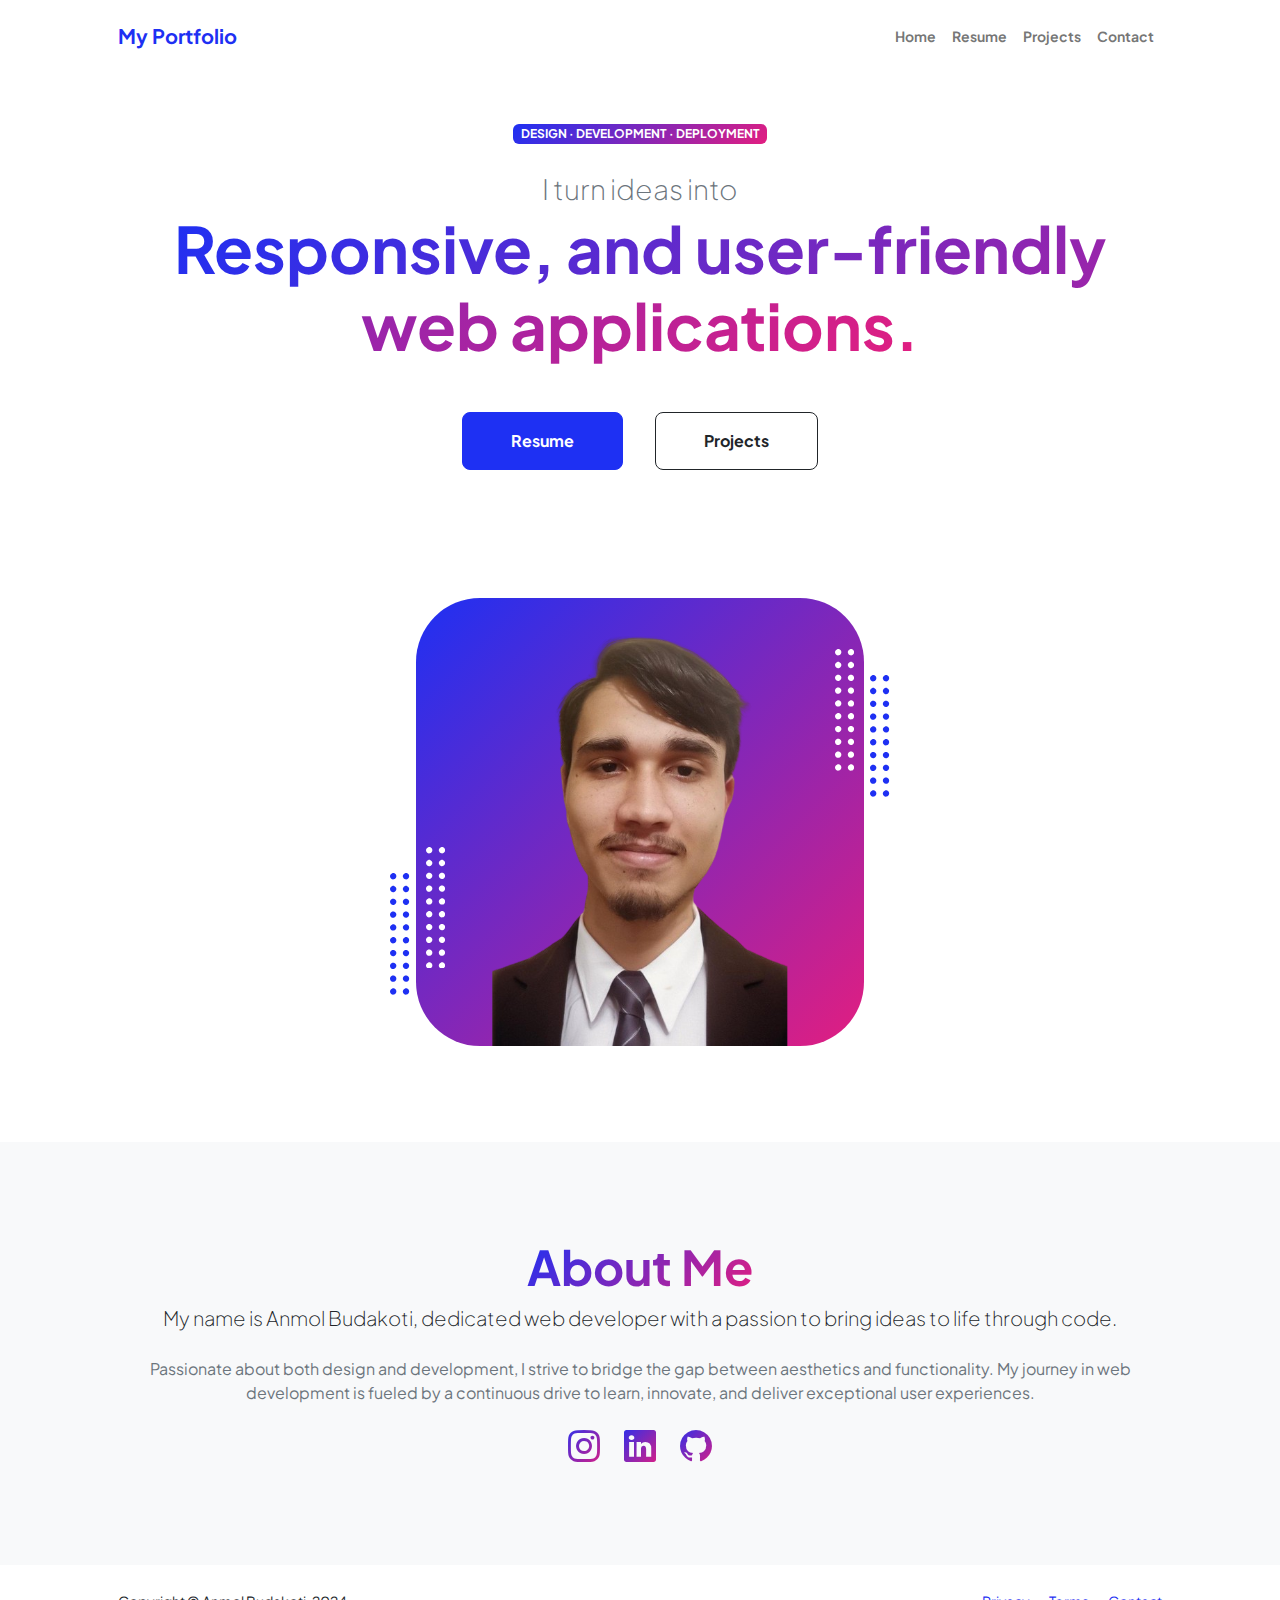
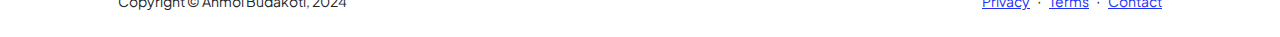
<file: index.html>
<!DOCTYPE html>
<html lang="en">
    <head>
        <meta charset="utf-8" />
        <meta name="viewport" content="width=device-width, initial-scale=1, shrink-to-fit=no" />
        <meta name="description" content="" />
        <meta name="author" content="" />
        <title>Portfolio - Anmol Budakoti</title>
        <!-- Favicon-->
        <link rel="icon" type="image/x-icon" href="assets/favicon.ico" />
        <!-- Custom Google font-->
        <link rel="preconnect" href="https://fonts.googleapis.com" />
        <link rel="preconnect" href="https://fonts.gstatic.com" crossorigin />
        <link href="https://fonts.googleapis.com/css2?family=Plus+Jakarta+Sans:wght@100;200;300;400;500;600;700;800;900&amp;display=swap" rel="stylesheet" />
        <!-- Bootstrap icons-->
        <link href="https://cdn.jsdelivr.net/npm/bootstrap-icons@1.8.1/font/bootstrap-icons.css" rel="stylesheet" />
        <!-- Core theme CSS (includes Bootstrap)-->
        <link href="css/styles.css" rel="stylesheet" />
    </head>
    <body class="d-flex flex-column h-100">
        <main class="flex-shrink-0">
            <!-- Navigation-->
            <nav class="navbar navbar-expand-lg navbar-light bg-white py-3">
                <div class="container px-5">
                    <a class="navbar-brand" href="index.html"><span class="fw-bolder text-primary">My Portfolio</span></a>
                    <button class="navbar-toggler" type="button" data-bs-toggle="collapse" data-bs-target="#navbarSupportedContent" aria-controls="navbarSupportedContent" aria-expanded="false" aria-label="Toggle navigation"><span class="navbar-toggler-icon"></span></button>
                    <div class="collapse navbar-collapse" id="navbarSupportedContent">
                        <ul class="navbar-nav ms-auto mb-2 mb-lg-0 small fw-bolder">
                            <li class="nav-item"><a class="nav-link" href="index.html">Home</a></li>
                            <li class="nav-item"><a class="nav-link" href="resume.html">Resume</a></li>
                            <li class="nav-item"><a class="nav-link" href="projects.html">Projects</a></li>
                            <li class="nav-item"><a class="nav-link" href="contact.html">Contact</a></li>
                        </ul>
                    </div>
                </div>
            </nav>
            <!-- Header-->
            <header class="py-5">
                <div class="container px-5 pb-5">
                    <div class="row gx-5 align-items-center">
                        <div class="col-xxl-5">
                            <!-- Header text content-->
                            <div class="text-center text-xxl-start">
                                <div class="badge bg-gradient-primary-to-secondary text-white mb-4"><div class="text-uppercase">Design &middot; Development &middot; Deployment</div></div>
                                <div class="fs-3 fw-light text-muted">I turn ideas into </div>
                                <h1 class="display-3 fw-bolder mb-5"><span class="text-gradient d-inline">Responsive, and user-friendly web applications.</span></h1>
                                <div class="d-grid gap-3 d-sm-flex justify-content-sm-center justify-content-xxl-start mb-3">
                                    <a class="btn btn-primary btn-lg px-5 py-3 me-sm-3 fs-6 fw-bolder" href="resume.html">Resume</a>
                                    <a class="btn btn-outline-dark btn-lg px-5 py-3 fs-6 fw-bolder" href="projects.html">Projects</a>
                                </div>
                            </div>
                        </div>
                        <div class="col-xxl-7">
                            <!-- Header profile picture-->
                            <div class="d-flex justify-content-center mt-5 mt-xxl-0">
                                <div class="profile bg-gradient-primary-to-secondary">
                                    <img class="profile-img" src="assets/Firefly_20240723233839-removebg-preview-DZmG7kyM.png" alt="..." />
                                    <div class="dots-1">
                                        <!-- SVG Dots-->
                                        <svg version="1.1" xmlns="http://www.w3.org/2000/svg" xmlns:xlink="http://www.w3.org/1999/xlink" x="0px" y="0px" viewBox="0 0 191.6 1215.4" style="enable-background: new 0 0 191.6 1215.4" xml:space="preserve">
                                            <g transform="translate(0.000000,1280.000000) scale(0.100000,-0.100000)">
                                                <path d="M227.7,12788.6c-105-35-200-141-222-248c-43-206,163-412,369-369c155,32,275,190,260,339c-11,105-90,213-190,262        C383.7,12801.6,289.7,12808.6,227.7,12788.6z"></path>
                                                <path d="M1507.7,12788.6c-151-50-253-216-222-362c25-119,136-230,254-255c194-41,395,142,375,339c-11,105-90,213-190,262        C1663.7,12801.6,1569.7,12808.6,1507.7,12788.6z"></path>
                                                <path d="M227.7,11508.6c-105-35-200-141-222-248c-43-206,163-412,369-369c155,32,275,190,260,339c-11,105-90,213-190,262        C383.7,11521.6,289.7,11528.6,227.7,11508.6z"></path>
                                                <path d="M1507.7,11508.6c-151-50-253-216-222-362c25-119,136-230,254-255c194-41,395,142,375,339c-11,105-90,213-190,262        C1663.7,11521.6,1569.7,11528.6,1507.7,11508.6z"></path>
                                                <path d="M227.7,10228.6c-105-35-200-141-222-248c-43-206,163-412,369-369c155,32,275,190,260,339c-11,105-90,213-190,262        C383.7,10241.6,289.7,10248.6,227.7,10228.6z"></path>
                                                <path d="M1507.7,10228.6c-105-35-200-141-222-248c-43-206,163-412,369-369c155,32,275,190,260,339c-11,105-90,213-190,262        C1663.7,10241.6,1569.7,10248.6,1507.7,10228.6z"></path>
                                                <path d="M227.7,8948.6c-105-35-200-141-222-248c-43-206,163-412,369-369c155,32,275,190,260,339c-11,105-90,213-190,262        C383.7,8961.6,289.7,8968.6,227.7,8948.6z"></path>
                                                <path d="M1507.7,8948.6c-105-35-200-141-222-248c-43-206,163-412,369-369c155,32,275,190,260,339c-11,105-90,213-190,262        C1663.7,8961.6,1569.7,8968.6,1507.7,8948.6z"></path>
                                                <path d="M227.7,7668.6c-105-35-200-141-222-248c-43-206,163-412,369-369c155,32,275,190,260,339c-11,105-90,213-190,262        C383.7,7681.6,289.7,7688.6,227.7,7668.6z"></path>
                                                <path d="M1507.7,7668.6c-105-35-200-141-222-248c-43-206,163-412,369-369c155,32,275,190,260,339c-11,105-90,213-190,262        C1663.7,7681.6,1569.7,7688.6,1507.7,7668.6z"></path>
                                                <path d="M227.7,6388.6c-105-35-200-141-222-248c-43-206,163-412,369-369c155,32,275,190,260,339c-11,105-90,213-190,262        C383.7,6401.6,289.7,6408.6,227.7,6388.6z"></path>
                                                <path d="M1507.7,6388.6c-105-35-200-141-222-248c-43-206,163-412,369-369c155,32,275,190,260,339c-11,105-90,213-190,262        C1663.7,6401.6,1569.7,6408.6,1507.7,6388.6z"></path>
                                                <path d="M227.7,5108.6c-105-35-200-141-222-248c-43-206,163-412,369-369c155,32,275,190,260,339c-11,105-90,213-190,262        C383.7,5121.6,289.7,5128.6,227.7,5108.6z"></path>
                                                <path d="M1507.7,5108.6c-105-35-200-141-222-248c-43-206,163-412,369-369c155,32,275,190,260,339c-11,105-90,213-190,262        C1663.7,5121.6,1569.7,5128.6,1507.7,5108.6z"></path>
                                                <path d="M227.7,3828.6c-105-35-200-141-222-248c-43-206,163-412,369-369c155,32,275,190,260,339c-11,105-90,213-190,262        C383.7,3841.6,289.7,3848.6,227.7,3828.6z"></path>
                                                <path d="M1507.7,3828.6c-105-35-200-141-222-248c-43-206,163-412,369-369c155,32,275,190,260,339c-11,105-90,213-190,262        C1663.7,3841.6,1569.7,3848.6,1507.7,3828.6z"></path>
                                                <path d="M227.7,2548.6c-105-35-200-141-222-248c-43-206,163-412,369-369c155,32,275,190,260,339c-11,105-90,213-190,262        C383.7,2561.6,289.7,2568.6,227.7,2548.6z"></path>
                                                <path d="M1507.7,2548.6c-105-35-200-141-222-248c-43-206,163-412,369-369c155,32,275,190,260,339c-11,105-90,213-190,262        C1663.7,2561.6,1569.7,2568.6,1507.7,2548.6z"></path>
                                                <path d="M227.7,1268.6c-105-35-200-141-222-248c-43-206,163-412,369-369c155,32,275,190,260,339c-11,105-90,213-190,262        C383.7,1281.6,289.7,1288.6,227.7,1268.6z"></path>
                                                <path d="M1507.7,1268.6c-105-35-200-141-222-248c-43-206,163-412,369-369c155,32,275,190,260,339c-11,105-90,213-190,262        C1663.7,1281.6,1569.7,1288.6,1507.7,1268.6z"></path>
                                            </g>
                                        </svg>
                                        <!-- END of SVG dots-->
                                    </div>
                                    <div class="dots-2">
                                        <!-- SVG Dots-->
                                        <svg version="1.1" xmlns="http://www.w3.org/2000/svg" xmlns:xlink="http://www.w3.org/1999/xlink" x="0px" y="0px" viewBox="0 0 191.6 1215.4" style="enable-background: new 0 0 191.6 1215.4" xml:space="preserve">
                                            <g transform="translate(0.000000,1280.000000) scale(0.100000,-0.100000)">
                                                <path d="M227.7,12788.6c-105-35-200-141-222-248c-43-206,163-412,369-369c155,32,275,190,260,339c-11,105-90,213-190,262        C383.7,12801.6,289.7,12808.6,227.7,12788.6z"></path>
                                                <path d="M1507.7,12788.6c-151-50-253-216-222-362c25-119,136-230,254-255c194-41,395,142,375,339c-11,105-90,213-190,262        C1663.7,12801.6,1569.7,12808.6,1507.7,12788.6z"></path>
                                                <path d="M227.7,11508.6c-105-35-200-141-222-248c-43-206,163-412,369-369c155,32,275,190,260,339c-11,105-90,213-190,262        C383.7,11521.6,289.7,11528.6,227.7,11508.6z"></path>
                                                <path d="M1507.7,11508.6c-151-50-253-216-222-362c25-119,136-230,254-255c194-41,395,142,375,339c-11,105-90,213-190,262        C1663.7,11521.6,1569.7,11528.6,1507.7,11508.6z"></path>
                                                <path d="M227.7,10228.6c-105-35-200-141-222-248c-43-206,163-412,369-369c155,32,275,190,260,339c-11,105-90,213-190,262        C383.7,10241.6,289.7,10248.6,227.7,10228.6z"></path>
                                                <path d="M1507.7,10228.6c-105-35-200-141-222-248c-43-206,163-412,369-369c155,32,275,190,260,339c-11,105-90,213-190,262        C1663.7,10241.6,1569.7,10248.6,1507.7,10228.6z"></path>
                                                <path d="M227.7,8948.6c-105-35-200-141-222-248c-43-206,163-412,369-369c155,32,275,190,260,339c-11,105-90,213-190,262        C383.7,8961.6,289.7,8968.6,227.7,8948.6z"></path>
                                                <path d="M1507.7,8948.6c-105-35-200-141-222-248c-43-206,163-412,369-369c155,32,275,190,260,339c-11,105-90,213-190,262        C1663.7,8961.6,1569.7,8968.6,1507.7,8948.6z"></path>
                                                <path d="M227.7,7668.6c-105-35-200-141-222-248c-43-206,163-412,369-369c155,32,275,190,260,339c-11,105-90,213-190,262        C383.7,7681.6,289.7,7688.6,227.7,7668.6z"></path>
                                                <path d="M1507.7,7668.6c-105-35-200-141-222-248c-43-206,163-412,369-369c155,32,275,190,260,339c-11,105-90,213-190,262        C1663.7,7681.6,1569.7,7688.6,1507.7,7668.6z"></path>
                                                <path d="M227.7,6388.6c-105-35-200-141-222-248c-43-206,163-412,369-369c155,32,275,190,260,339c-11,105-90,213-190,262        C383.7,6401.6,289.7,6408.6,227.7,6388.6z"></path>
                                                <path d="M1507.7,6388.6c-105-35-200-141-222-248c-43-206,163-412,369-369c155,32,275,190,260,339c-11,105-90,213-190,262        C1663.7,6401.6,1569.7,6408.6,1507.7,6388.6z"></path>
                                                <path d="M227.7,5108.6c-105-35-200-141-222-248c-43-206,163-412,369-369c155,32,275,190,260,339c-11,105-90,213-190,262        C383.7,5121.6,289.7,5128.6,227.7,5108.6z"></path>
                                                <path d="M1507.7,5108.6c-105-35-200-141-222-248c-43-206,163-412,369-369c155,32,275,190,260,339c-11,105-90,213-190,262        C1663.7,5121.6,1569.7,5128.6,1507.7,5108.6z"></path>
                                                <path d="M227.7,3828.6c-105-35-200-141-222-248c-43-206,163-412,369-369c155,32,275,190,260,339c-11,105-90,213-190,262        C383.7,3841.6,289.7,3848.6,227.7,3828.6z"></path>
                                                <path d="M1507.7,3828.6c-105-35-200-141-222-248c-43-206,163-412,369-369c155,32,275,190,260,339c-11,105-90,213-190,262        C1663.7,3841.6,1569.7,3848.6,1507.7,3828.6z"></path>
                                                <path d="M227.7,2548.6c-105-35-200-141-222-248c-43-206,163-412,369-369c155,32,275,190,260,339c-11,105-90,213-190,262        C383.7,2561.6,289.7,2568.6,227.7,2548.6z"></path>
                                                <path d="M1507.7,2548.6c-105-35-200-141-222-248c-43-206,163-412,369-369c155,32,275,190,260,339c-11,105-90,213-190,262        C1663.7,2561.6,1569.7,2568.6,1507.7,2548.6z"></path>
                                                <path d="M227.7,1268.6c-105-35-200-141-222-248c-43-206,163-412,369-369c155,32,275,190,260,339c-11,105-90,213-190,262        C383.7,1281.6,289.7,1288.6,227.7,1268.6z"></path>
                                                <path d="M1507.7,1268.6c-105-35-200-141-222-248c-43-206,163-412,369-369c155,32,275,190,260,339c-11,105-90,213-190,262        C1663.7,1281.6,1569.7,1288.6,1507.7,1268.6z"></path>
                                            </g>
                                        </svg>
                                        <!-- END of SVG dots-->
                                    </div>
                                    <div class="dots-3">
                                        <!-- SVG Dots-->
                                        <svg version="1.1" xmlns="http://www.w3.org/2000/svg" xmlns:xlink="http://www.w3.org/1999/xlink" x="0px" y="0px" viewBox="0 0 191.6 1215.4" style="enable-background: new 0 0 191.6 1215.4" xml:space="preserve">
                                            <g transform="translate(0.000000,1280.000000) scale(0.100000,-0.100000)">
                                                <path d="M227.7,12788.6c-105-35-200-141-222-248c-43-206,163-412,369-369c155,32,275,190,260,339c-11,105-90,213-190,262        C383.7,12801.6,289.7,12808.6,227.7,12788.6z"></path>
                                                <path d="M1507.7,12788.6c-151-50-253-216-222-362c25-119,136-230,254-255c194-41,395,142,375,339c-11,105-90,213-190,262        C1663.7,12801.6,1569.7,12808.6,1507.7,12788.6z"></path>
                                                <path d="M227.7,11508.6c-105-35-200-141-222-248c-43-206,163-412,369-369c155,32,275,190,260,339c-11,105-90,213-190,262        C383.7,11521.6,289.7,11528.6,227.7,11508.6z"></path>
                                                <path d="M1507.7,11508.6c-151-50-253-216-222-362c25-119,136-230,254-255c194-41,395,142,375,339c-11,105-90,213-190,262        C1663.7,11521.6,1569.7,11528.6,1507.7,11508.6z"></path>
                                                <path d="M227.7,10228.6c-105-35-200-141-222-248c-43-206,163-412,369-369c155,32,275,190,260,339c-11,105-90,213-190,262        C383.7,10241.6,289.7,10248.6,227.7,10228.6z"></path>
                                                <path d="M1507.7,10228.6c-105-35-200-141-222-248c-43-206,163-412,369-369c155,32,275,190,260,339c-11,105-90,213-190,262        C1663.7,10241.6,1569.7,10248.6,1507.7,10228.6z"></path>
                                                <path d="M227.7,8948.6c-105-35-200-141-222-248c-43-206,163-412,369-369c155,32,275,190,260,339c-11,105-90,213-190,262        C383.7,8961.6,289.7,8968.6,227.7,8948.6z"></path>
                                                <path d="M1507.7,8948.6c-105-35-200-141-222-248c-43-206,163-412,369-369c155,32,275,190,260,339c-11,105-90,213-190,262        C1663.7,8961.6,1569.7,8968.6,1507.7,8948.6z"></path>
                                                <path d="M227.7,7668.6c-105-35-200-141-222-248c-43-206,163-412,369-369c155,32,275,190,260,339c-11,105-90,213-190,262        C383.7,7681.6,289.7,7688.6,227.7,7668.6z"></path>
                                                <path d="M1507.7,7668.6c-105-35-200-141-222-248c-43-206,163-412,369-369c155,32,275,190,260,339c-11,105-90,213-190,262        C1663.7,7681.6,1569.7,7688.6,1507.7,7668.6z"></path>
                                                <path d="M227.7,6388.6c-105-35-200-141-222-248c-43-206,163-412,369-369c155,32,275,190,260,339c-11,105-90,213-190,262        C383.7,6401.6,289.7,6408.6,227.7,6388.6z"></path>
                                                <path d="M1507.7,6388.6c-105-35-200-141-222-248c-43-206,163-412,369-369c155,32,275,190,260,339c-11,105-90,213-190,262        C1663.7,6401.6,1569.7,6408.6,1507.7,6388.6z"></path>
                                                <path d="M227.7,5108.6c-105-35-200-141-222-248c-43-206,163-412,369-369c155,32,275,190,260,339c-11,105-90,213-190,262        C383.7,5121.6,289.7,5128.6,227.7,5108.6z"></path>
                                                <path d="M1507.7,5108.6c-105-35-200-141-222-248c-43-206,163-412,369-369c155,32,275,190,260,339c-11,105-90,213-190,262        C1663.7,5121.6,1569.7,5128.6,1507.7,5108.6z"></path>
                                                <path d="M227.7,3828.6c-105-35-200-141-222-248c-43-206,163-412,369-369c155,32,275,190,260,339c-11,105-90,213-190,262        C383.7,3841.6,289.7,3848.6,227.7,3828.6z"></path>
                                                <path d="M1507.7,3828.6c-105-35-200-141-222-248c-43-206,163-412,369-369c155,32,275,190,260,339c-11,105-90,213-190,262        C1663.7,3841.6,1569.7,3848.6,1507.7,3828.6z"></path>
                                                <path d="M227.7,2548.6c-105-35-200-141-222-248c-43-206,163-412,369-369c155,32,275,190,260,339c-11,105-90,213-190,262        C383.7,2561.6,289.7,2568.6,227.7,2548.6z"></path>
                                                <path d="M1507.7,2548.6c-105-35-200-141-222-248c-43-206,163-412,369-369c155,32,275,190,260,339c-11,105-90,213-190,262        C1663.7,2561.6,1569.7,2568.6,1507.7,2548.6z"></path>
                                                <path d="M227.7,1268.6c-105-35-200-141-222-248c-43-206,163-412,369-369c155,32,275,190,260,339c-11,105-90,213-190,262        C383.7,1281.6,289.7,1288.6,227.7,1268.6z"></path>
                                                <path d="M1507.7,1268.6c-105-35-200-141-222-248c-43-206,163-412,369-369c155,32,275,190,260,339c-11,105-90,213-190,262        C1663.7,1281.6,1569.7,1288.6,1507.7,1268.6z"></path>
                                            </g>
                                        </svg>
                                        <!-- END of SVG dots-->
                                    </div>
                                    <div class="dots-4">
                                        <!-- SVG Dots-->
                                        <svg version="1.1" xmlns="http://www.w3.org/2000/svg" xmlns:xlink="http://www.w3.org/1999/xlink" x="0px" y="0px" viewBox="0 0 191.6 1215.4" style="enable-background: new 0 0 191.6 1215.4" xml:space="preserve">
                                            <g transform="translate(0.000000,1280.000000) scale(0.100000,-0.100000)">
                                                <path d="M227.7,12788.6c-105-35-200-141-222-248c-43-206,163-412,369-369c155,32,275,190,260,339c-11,105-90,213-190,262        C383.7,12801.6,289.7,12808.6,227.7,12788.6z"></path>
                                                <path d="M1507.7,12788.6c-151-50-253-216-222-362c25-119,136-230,254-255c194-41,395,142,375,339c-11,105-90,213-190,262        C1663.7,12801.6,1569.7,12808.6,1507.7,12788.6z"></path>
                                                <path d="M227.7,11508.6c-105-35-200-141-222-248c-43-206,163-412,369-369c155,32,275,190,260,339c-11,105-90,213-190,262        C383.7,11521.6,289.7,11528.6,227.7,11508.6z"></path>
                                                <path d="M1507.7,11508.6c-151-50-253-216-222-362c25-119,136-230,254-255c194-41,395,142,375,339c-11,105-90,213-190,262        C1663.7,11521.6,1569.7,11528.6,1507.7,11508.6z"></path>
                                                <path d="M227.7,10228.6c-105-35-200-141-222-248c-43-206,163-412,369-369c155,32,275,190,260,339c-11,105-90,213-190,262        C383.7,10241.6,289.7,10248.6,227.7,10228.6z"></path>
                                                <path d="M1507.7,10228.6c-105-35-200-141-222-248c-43-206,163-412,369-369c155,32,275,190,260,339c-11,105-90,213-190,262        C1663.7,10241.6,1569.7,10248.6,1507.7,10228.6z"></path>
                                                <path d="M227.7,8948.6c-105-35-200-141-222-248c-43-206,163-412,369-369c155,32,275,190,260,339c-11,105-90,213-190,262        C383.7,8961.6,289.7,8968.6,227.7,8948.6z"></path>
                                                <path d="M1507.7,8948.6c-105-35-200-141-222-248c-43-206,163-412,369-369c155,32,275,190,260,339c-11,105-90,213-190,262        C1663.7,8961.6,1569.7,8968.6,1507.7,8948.6z"></path>
                                                <path d="M227.7,7668.6c-105-35-200-141-222-248c-43-206,163-412,369-369c155,32,275,190,260,339c-11,105-90,213-190,262        C383.7,7681.6,289.7,7688.6,227.7,7668.6z"></path>
                                                <path d="M1507.7,7668.6c-105-35-200-141-222-248c-43-206,163-412,369-369c155,32,275,190,260,339c-11,105-90,213-190,262        C1663.7,7681.6,1569.7,7688.6,1507.7,7668.6z"></path>
                                                <path d="M227.7,6388.6c-105-35-200-141-222-248c-43-206,163-412,369-369c155,32,275,190,260,339c-11,105-90,213-190,262        C383.7,6401.6,289.7,6408.6,227.7,6388.6z"></path>
                                                <path d="M1507.7,6388.6c-105-35-200-141-222-248c-43-206,163-412,369-369c155,32,275,190,260,339c-11,105-90,213-190,262        C1663.7,6401.6,1569.7,6408.6,1507.7,6388.6z"></path>
                                                <path d="M227.7,5108.6c-105-35-200-141-222-248c-43-206,163-412,369-369c155,32,275,190,260,339c-11,105-90,213-190,262        C383.7,5121.6,289.7,5128.6,227.7,5108.6z"></path>
                                                <path d="M1507.7,5108.6c-105-35-200-141-222-248c-43-206,163-412,369-369c155,32,275,190,260,339c-11,105-90,213-190,262        C1663.7,5121.6,1569.7,5128.6,1507.7,5108.6z"></path>
                                                <path d="M227.7,3828.6c-105-35-200-141-222-248c-43-206,163-412,369-369c155,32,275,190,260,339c-11,105-90,213-190,262        C383.7,3841.6,289.7,3848.6,227.7,3828.6z"></path>
                                                <path d="M1507.7,3828.6c-105-35-200-141-222-248c-43-206,163-412,369-369c155,32,275,190,260,339c-11,105-90,213-190,262        C1663.7,3841.6,1569.7,3848.6,1507.7,3828.6z"></path>
                                                <path d="M227.7,2548.6c-105-35-200-141-222-248c-43-206,163-412,369-369c155,32,275,190,260,339c-11,105-90,213-190,262        C383.7,2561.6,289.7,2568.6,227.7,2548.6z"></path>
                                                <path d="M1507.7,2548.6c-105-35-200-141-222-248c-43-206,163-412,369-369c155,32,275,190,260,339c-11,105-90,213-190,262        C1663.7,2561.6,1569.7,2568.6,1507.7,2548.6z"></path>
                                                <path d="M227.7,1268.6c-105-35-200-141-222-248c-43-206,163-412,369-369c155,32,275,190,260,339c-11,105-90,213-190,262        C383.7,1281.6,289.7,1288.6,227.7,1268.6z"></path>
                                                <path d="M1507.7,1268.6c-105-35-200-141-222-248c-43-206,163-412,369-369c155,32,275,190,260,339c-11,105-90,213-190,262        C1663.7,1281.6,1569.7,1288.6,1507.7,1268.6z"></path>
                                            </g>
                                        </svg>
                                        <!-- END of SVG dots-->
                                    </div>
                                </div>
                            </div>
                        </div>
                    </div>
                </div>
            </header>
            <!-- About Section-->
            <section class="bg-light py-5">
                <div class="container px-5">
                    <div class="row gx-5 justify-content-center">
                        <div class="col-xxl-8">
                            <div class="text-center my-5">
                                <h2 class="display-5 fw-bolder"><span class="text-gradient d-inline">About Me</span></h2>
                                <p class="lead fw-light mb-4">My name is Anmol Budakoti, dedicated web developer with a passion to bring ideas to life through code.</p>
                                <p class="text-muted">Passionate about both design and development, I strive to bridge the gap between aesthetics and functionality. My journey in web development is fueled by a continuous drive to learn, innovate, and deliver exceptional user experiences.</p>
                                <div class="d-flex justify-content-center fs-2 gap-4">
                                    <a class="text-gradient" href="https://www.instagram.com/anmolbudakoti"><i class="bi bi-instagram"></i></a>
                                    <a class="text-gradient" href="https://www.linkedin.com/in/anmol-budakoti-8b494a250/"><i class="bi bi-linkedin"></i></a>
                                    <a class="text-gradient" href="https://www.github.io/anmolbudakoti"><i class="bi bi-github"></i></a>
                                </div>
                            </div>
                        </div>
                    </div>
                </div>
            </section>
        </main>
        <!-- Footer-->
        <footer class="bg-white py-4 mt-auto">
            <div class="container px-5">
                <div class="row align-items-center justify-content-between flex-column flex-sm-row">
                    <div class="col-auto"><div class="small m-0">Copyright &copy; Anmol Budakoti, 2024</div></div>
                    <div class="col-auto">
                        <a class="small" href="#!">Privacy</a>
                        <span class="mx-1">&middot;</span>
                        <a class="small" href="#!">Terms</a>
                        <span class="mx-1">&middot;</span>
                        <a class="small" href="#!">Contact</a>
                    </div>
                </div>
            </div>
        </footer>
        <!-- Bootstrap core JS-->
        <script src="https://cdn.jsdelivr.net/npm/bootstrap@5.2.3/dist/js/bootstrap.bundle.min.js"></script>
        <!-- Core theme JS-->
        <script src="js/scripts.js"></script>
    </body>
</html>
</file>
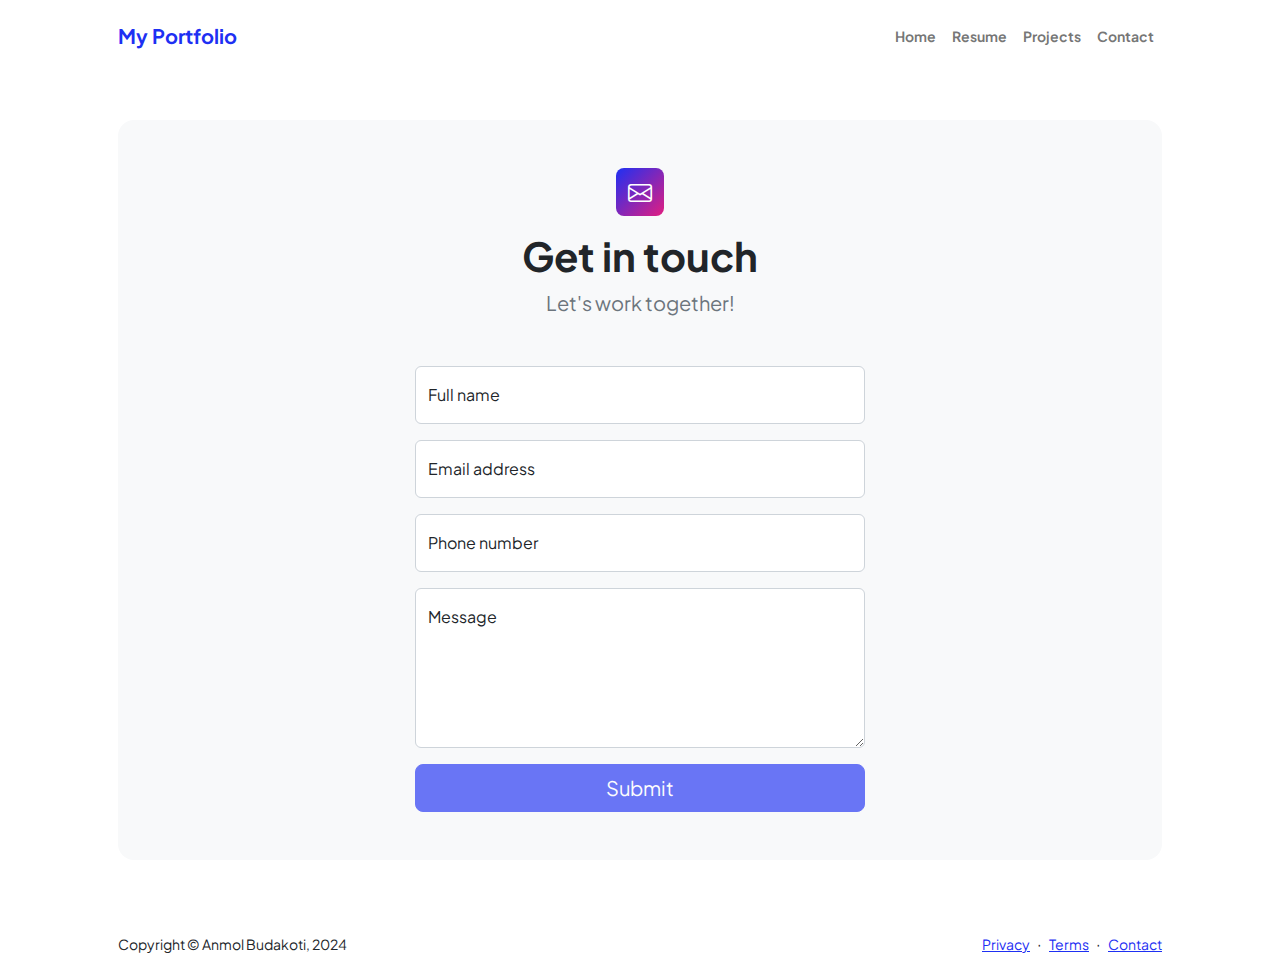
<file: contact.html>
<!DOCTYPE html>
<html lang="en">
    <head>
        <meta charset="utf-8" />
        <meta name="viewport" content="width=device-width, initial-scale=1, shrink-to-fit=no" />
        <meta name="description" content />
        <meta name="author" content />
        <title>Portfolio - Anmol Budakoti</title>
        <!-- Favicon-->
        <link rel="icon" type="image/x-icon" href="assets/favicon.ico" />
        <!-- Custom Google font-->
        <link rel="preconnect" href="https://fonts.googleapis.com" />
        <link rel="preconnect" href="https://fonts.gstatic.com" crossorigin />
        <link href="https://fonts.googleapis.com/css2?family=Plus+Jakarta+Sans:wght@100;200;300;400;500;600;700;800;900&amp;display=swap" rel="stylesheet" />
        <!-- Bootstrap icons-->
        <link href="https://cdn.jsdelivr.net/npm/bootstrap-icons@1.8.1/font/bootstrap-icons.css" rel="stylesheet" />
        <!-- Core theme CSS (includes Bootstrap)-->
        <link href="css/styles.css" rel="stylesheet" />
    </head>
    <body class="d-flex flex-column">
        <main class="flex-shrink-0">
            <!-- Navigation-->
            <nav class="navbar navbar-expand-lg navbar-light bg-white py-3">
                <div class="container px-5">
                    <a class="navbar-brand" href="index.html"><span class="fw-bolder text-primary">My Portfolio</span></a>
                    <button class="navbar-toggler" type="button" data-bs-toggle="collapse" data-bs-target="#navbarSupportedContent" aria-controls="navbarSupportedContent" aria-expanded="false" aria-label="Toggle navigation"><span class="navbar-toggler-icon"></span></button>
                    <div class="collapse navbar-collapse" id="navbarSupportedContent">
                        <ul class="navbar-nav ms-auto mb-2 mb-lg-0 small fw-bolder">
                            <li class="nav-item"><a class="nav-link" href="index.html">Home</a></li>
                            <li class="nav-item"><a class="nav-link" href="resume.html">Resume</a></li>
                            <li class="nav-item"><a class="nav-link" href="projects.html">Projects</a></li>
                            <li class="nav-item"><a class="nav-link" href="contact.html">Contact</a></li>
                        </ul>
                    </div>
                </div>
            </nav>
            <!-- Page content-->
            <section class="py-5">
                <div class="container px-5">
                    <!-- Contact form-->
                    <div class="bg-light rounded-4 py-5 px-4 px-md-5">
                        <div class="text-center mb-5">
                            <div class="feature bg-primary bg-gradient-primary-to-secondary text-white rounded-3 mb-3"><i class="bi bi-envelope"></i></div>
                            <h1 class="fw-bolder">Get in touch</h1>
                            <p class="lead fw-normal text-muted mb-0">Let's work together!</p>
                        </div>
                        <div class="row gx-5 justify-content-center">
                            <div class="col-lg-8 col-xl-6">
                                <form id="contactForm" data-sb-form-api-token="API_TOKEN">
                                    <!-- Name input-->
                                    <div class="form-floating mb-3">
                                        <input class="form-control" id="name" type="text" placeholder="Enter your name..." data-sb-validations="required" />
                                        <label for="name">Full name</label>
                                        <div class="invalid-feedback" data-sb-feedback="name:required">A name is required.</div>
                                    </div>
                                    <!-- Email address input-->
                                    <div class="form-floating mb-3">
                                        <input class="form-control" id="email" type="email" placeholder="name@example.com" data-sb-validations="required,email" />
                                        <label for="email">Email address</label>
                                        <div class="invalid-feedback" data-sb-feedback="email:required">An email is required.</div>
                                        <div class="invalid-feedback" data-sb-feedback="email:email">Email is not valid.</div>
                                    </div>
                                    <!-- Phone number input-->
                                    <div class="form-floating mb-3">
                                        <input class="form-control" id="phone" type="tel" placeholder="(123) 456-7890" data-sb-validations="required" />
                                        <label for="phone">Phone number</label>
                                        <div class="invalid-feedback" data-sb-feedback="phone:required">A phone number is required.</div>
                                    </div>
                                    <!-- Message input-->
                                    <div class="form-floating mb-3">
                                        <textarea class="form-control" id="message" type="text" placeholder="Enter your message here..." style="height: 10rem" data-sb-validations="required"></textarea>
                                        <label for="message">Message</label>
                                        <div class="invalid-feedback" data-sb-feedback="message:required">A message is required.</div>
                                    </div>
                                
                                    <div class="d-none" id="submitSuccessMessage">
                                        <div class="text-center mb-3">
                                            <div class="fw-bolder">Form submission successful!</div>
                                        </div>
                                    </div>
                                    
                                    <div class="d-none" id="submitErrorMessage"><div class="text-center text-danger mb-3">Error sending message!</div></div>
                                    <!-- Submit Button-->
                                    <div class="d-grid"><button class="btn btn-primary btn-lg disabled" id="submitButton" type="submit">Submit</button></div>
                                </form>
                            </div>
                        </div>
                    </div>
                </div>
            </section>
        </main>
        <!-- Footer-->
        <footer class="bg-white py-4 mt-auto">
            <div class="container px-5">
                <div class="row align-items-center justify-content-between flex-column flex-sm-row">
                    <div class="col-auto"><div class="small m-0">Copyright &copy; Anmol Budakoti, 2024</div></div>
                    <div class="col-auto">
                        <a class="small" href="#!">Privacy</a>
                        <span class="mx-1">&middot;</span>
                        <a class="small" href="#!">Terms</a>
                        <span class="mx-1">&middot;</span>
                        <a class="small" href="#!">Contact</a>
                    </div>
                </div>
            </div>
        </footer>
        <!-- Bootstrap core JS-->
        <script src="https://cdn.jsdelivr.net/npm/bootstrap@5.2.3/dist/js/bootstrap.bundle.min.js"></script>
        <!-- Core theme JS-->
        <script src="js/scripts.js"></script>
        <script src="https://cdn.startbootstrap.com/sb-forms-latest.js"></script>
    </body>
</html>
</file>
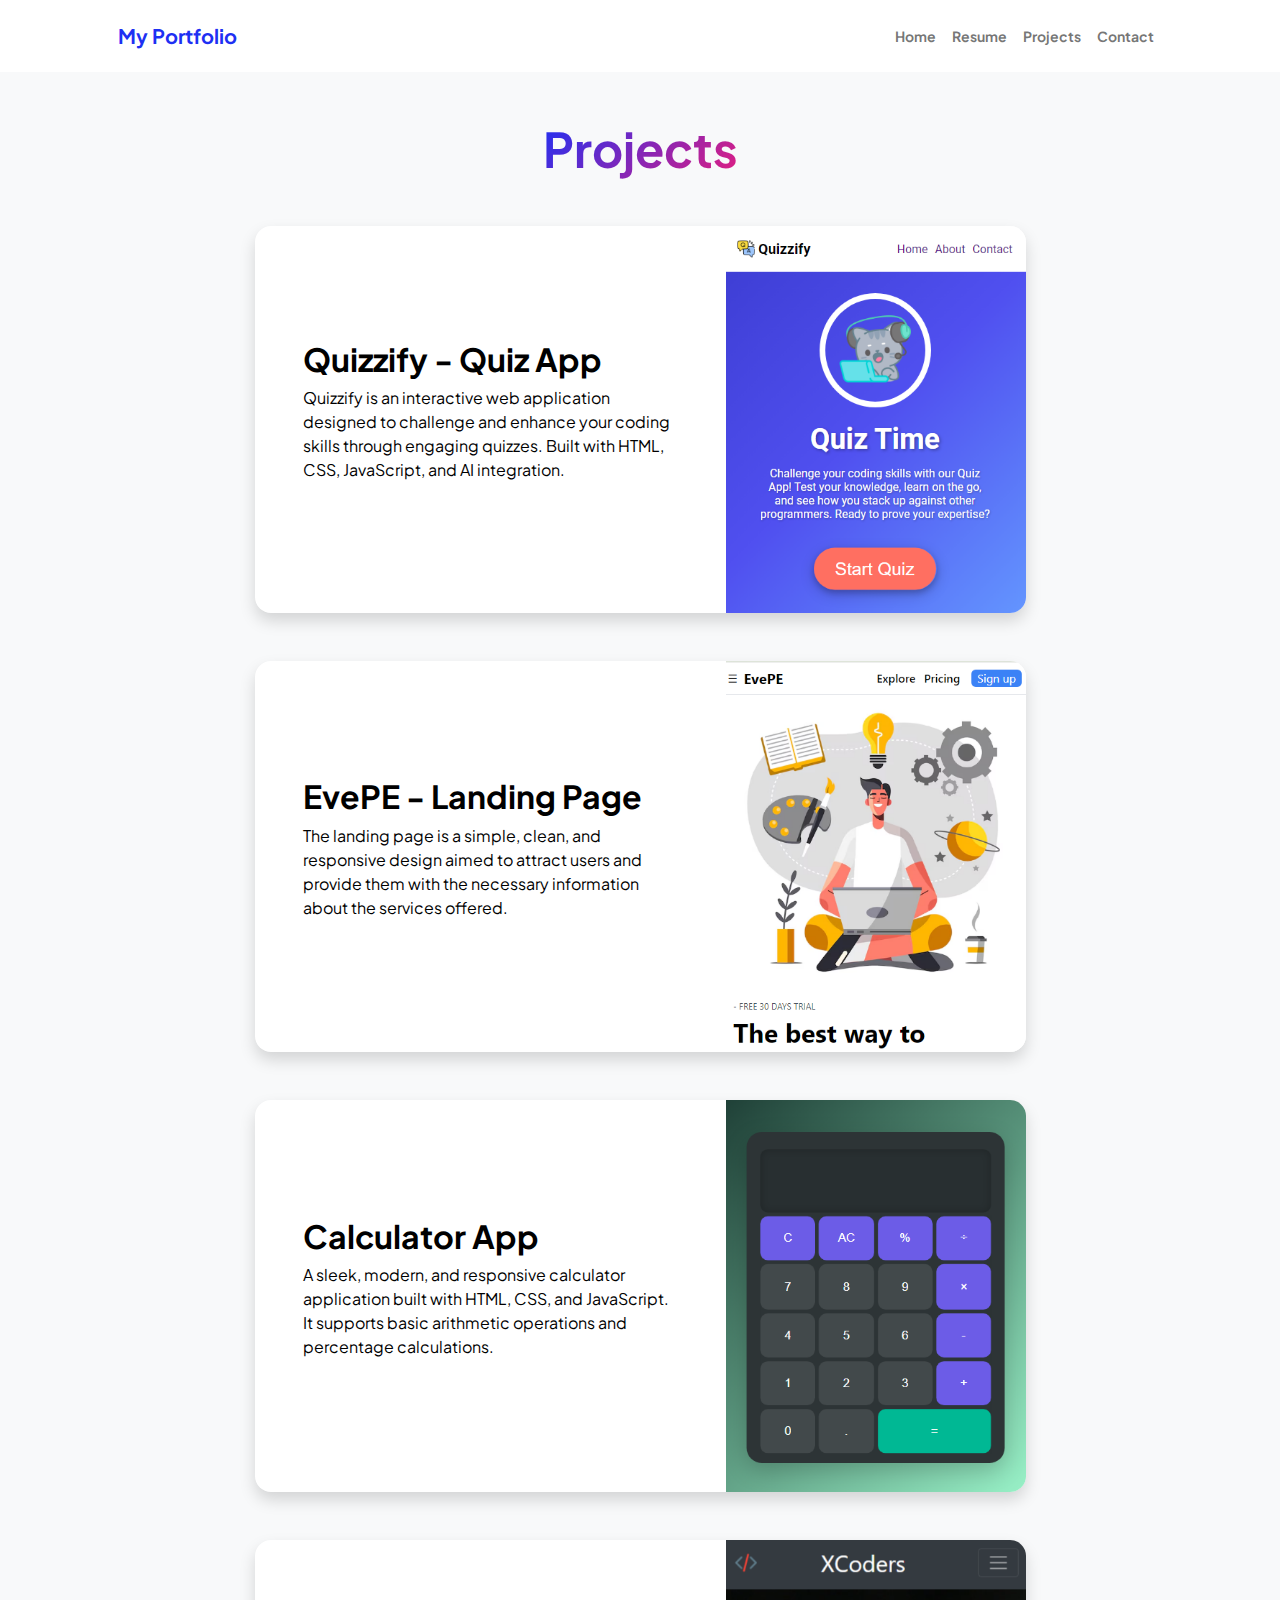
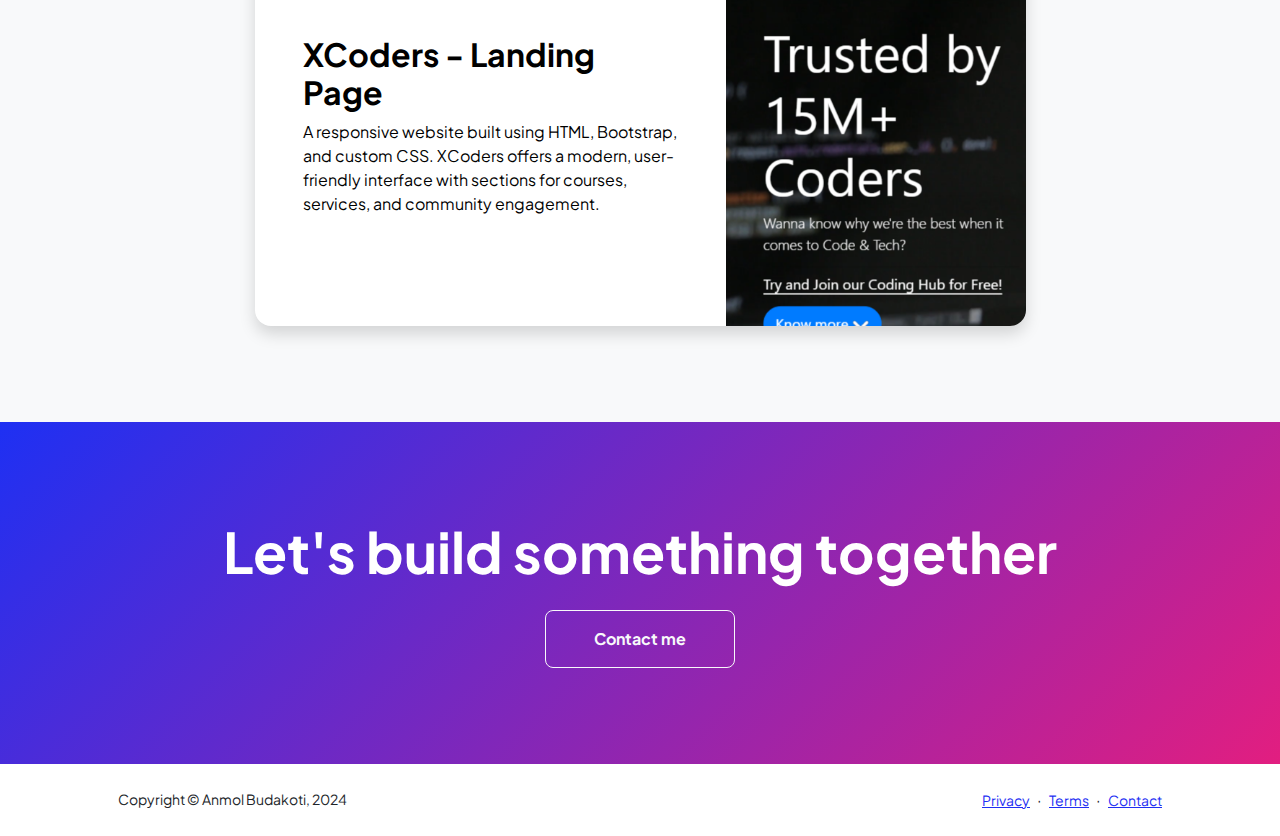
<file: projects.html>
<!DOCTYPE html>
<html lang="en">

<head>
    <meta charset="utf-8" />
    <meta name="viewport" content="width=device-width, initial-scale=1, shrink-to-fit=no" />
    <meta name="description" content="" />
    <meta name="author" content="" />
    <title>Portfolio - Anmol Budakoti</title>
    <!-- Favicon-->
    <link rel="icon" type="image/x-icon" href="assets/favicon.ico" />
    <!-- Custom Google font-->
    <link rel="preconnect" href="https://fonts.googleapis.com" />
    <link rel="preconnect" href="https://fonts.gstatic.com" crossorigin />
    <link
        href="https://fonts.googleapis.com/css2?family=Plus+Jakarta+Sans:wght@100;200;300;400;500;600;700;800;900&amp;display=swap"
        rel="stylesheet" />
    <!-- Bootstrap icons-->
    <link href="https://cdn.jsdelivr.net/npm/bootstrap-icons@1.8.1/font/bootstrap-icons.css" rel="stylesheet" />
    <!-- Core theme CSS (includes Bootstrap)-->
    <link href="css/styles.css" rel="stylesheet" />
</head>

<body class="d-flex flex-column h-100 bg-light">
    <main class="flex-shrink-0">
        <!-- Navigation-->
        <nav class="navbar navbar-expand-lg navbar-light bg-white py-3">
            <div class="container px-5">
                <a class="navbar-brand" href="index.html"><span class="fw-bolder text-primary">My Portfolio</span></a>
                <button class="navbar-toggler" type="button" data-bs-toggle="collapse"
                    data-bs-target="#navbarSupportedContent" aria-controls="navbarSupportedContent"
                    aria-expanded="false" aria-label="Toggle navigation"><span
                        class="navbar-toggler-icon"></span></button>
                <div class="collapse navbar-collapse" id="navbarSupportedContent">
                    <ul class="navbar-nav ms-auto mb-2 mb-lg-0 small fw-bolder">
                        <li class="nav-item"><a class="nav-link" href="index.html">Home</a></li>
                        <li class="nav-item"><a class="nav-link" href="resume.html">Resume</a></li>
                        <li class="nav-item"><a class="nav-link" href="projects.html">Projects</a></li>
                        <li class="nav-item"><a class="nav-link" href="contact.html">Contact</a></li>
                    </ul>
                </div>
            </div>
        </nav>
        <!-- Projects Section-->
        <section class="py-5">
            <div class="container px-5 mb-5">
                <div class="text-center mb-5">
                    <h1 class="display-5 fw-bolder mb-0"><span class="text-gradient d-inline">Projects</span></h1>
                </div>
                <div class="row gx-5 justify-content-center">
                    <div class="col-lg-11 col-xl-9 col-xxl-8">
                        <!-- Project Card 1-->
                        <a class="cardLink" href="https://anmolbudakoti.github.io/Quizzify-App/">
                            <div class="card overflow-hidden shadow rounded-4 border-0 mb-5">
                                <div class="card-body p-0">
                                    <div class="d-flex align-items-center">
                                        <div class="p-5">
                                            <h2 class="fw-bolder">Quizzify - Quiz App</h2>
                                            <p>Quizzify is an interactive web application designed to challenge and
                                                enhance your coding skills through engaging quizzes. Built with HTML,
                                                CSS, JavaScript, and AI integration.</p>
                                        </div>
                                        <img class="img-fluid sideImg"
                                            src="assets/Screenshot (4).png"
                                            height="400px" width="300px" alt="..." />
                                    </div>
                                </div>
                            </div>
                        </a>
                        <!-- Project Card 2-->
                        <a class="cardLink" href="https://anmolbudakoti.github.io/CODSOFT-LandingPage/">
                            <div class="card overflow-hidden shadow rounded-4 border-0 mb-5">
                                <div class="card-body p-0">
                                    <div class="d-flex align-items-center">
                                        <div class="p-5">
                                            <h2 class="fw-bolder">EvePE - Landing Page</h2>
                                            <p>The landing page is a simple, clean, and responsive design aimed to
                                                attract users and provide them with the necessary information about the
                                                services offered.</p>
                                        </div>
                                        <img class="img-fluid sideImg"
                                            src="assets/Screenshot (3).png"
                                            height="400px" width="300px" alt="..." />
                                    </div>
                                </div>
                            </div>
                        </a>
                        <!-- Project Card 3-->
                        <a class="cardLink" href="https://anmolbudakoti.github.io/CODSOFT-Calculator/">
                            <div class="card overflow-hidden shadow rounded-4 border-0 mb-5">
                                <div class="card-body p-0">
                                    <div class="d-flex align-items-center">
                                        <div class="p-5">
                                            <h2 class="fw-bolder">Calculator App</h2>
                                            <p>A sleek, modern, and responsive calculator application built with HTML,
                                                CSS, and JavaScript. It supports basic
                                                arithmetic operations and percentage calculations.</p>
                                        </div>
                                        <img class="img-fluid sideImg"
                                            src="assets/Screenshot (5).png"
                                            height="400px" width="300px" alt="..." />
                                    </div>
                                </div>
                            </div>
                        </a>
                        <!-- Project Card 3-->
                        <a class="cardLink" href="https://anmolbudakoti.github.io/XCoders/">
                            <div class="card overflow-hidden shadow rounded-4 border-0">
                                <div class="card-body p-0">
                                    <div class="d-flex align-items-center">
                                        <div class="p-5">
                                            <h2 class="fw-bolder">XCoders - Landing Page</h2>
                                            <p>A responsive website built using HTML, Bootstrap, and custom
                                                CSS. XCoders offers a modern, user-friendly interface with sections for courses,
                                                services, and community engagement.</p>
                                        </div>
                                        <img class="img-fluid sideImg"
                                            src="assets/Screenshot (2).png"
                                            height="400px" width="300px" alt="..." />
                                    </div>
                                </div>
                            </div>
                        </a>
                    </div>
                </div>
            </div>
        </section>
        <!-- Call to action section-->
        <section class="py-5 bg-gradient-primary-to-secondary text-white">
            <div class="container px-5 my-5">
                <div class="text-center">
                    <h2 class="display-4 fw-bolder mb-4">Let's build something together</h2>
                    <a class="btn btn-outline-light btn-lg px-5 py-3 fs-6 fw-bolder" href="contact.html">Contact me</a>
                </div>
            </div>
        </section>
    </main>
    <!-- Footer-->
    <footer class="bg-white py-4 mt-auto">
        <div class="container px-5">
            <div class="row align-items-center justify-content-between flex-column flex-sm-row">
                <div class="col-auto">
                    <div class="small m-0">Copyright &copy; Anmol Budakoti, 2024</div>
                </div>
                <div class="col-auto">
                    <a class="small" href="#!">Privacy</a>
                    <span class="mx-1">&middot;</span>
                    <a class="small" href="#!">Terms</a>
                    <span class="mx-1">&middot;</span>
                    <a class="small" href="#!">Contact</a>
                </div>
            </div>
        </div>
    </footer>
    <!-- Bootstrap core JS-->
    <script src="https://cdn.jsdelivr.net/npm/bootstrap@5.2.3/dist/js/bootstrap.bundle.min.js"></script>
    <!-- Core theme JS-->
    <script src="js/scripts.js"></script>
</body>

</html>
</file>
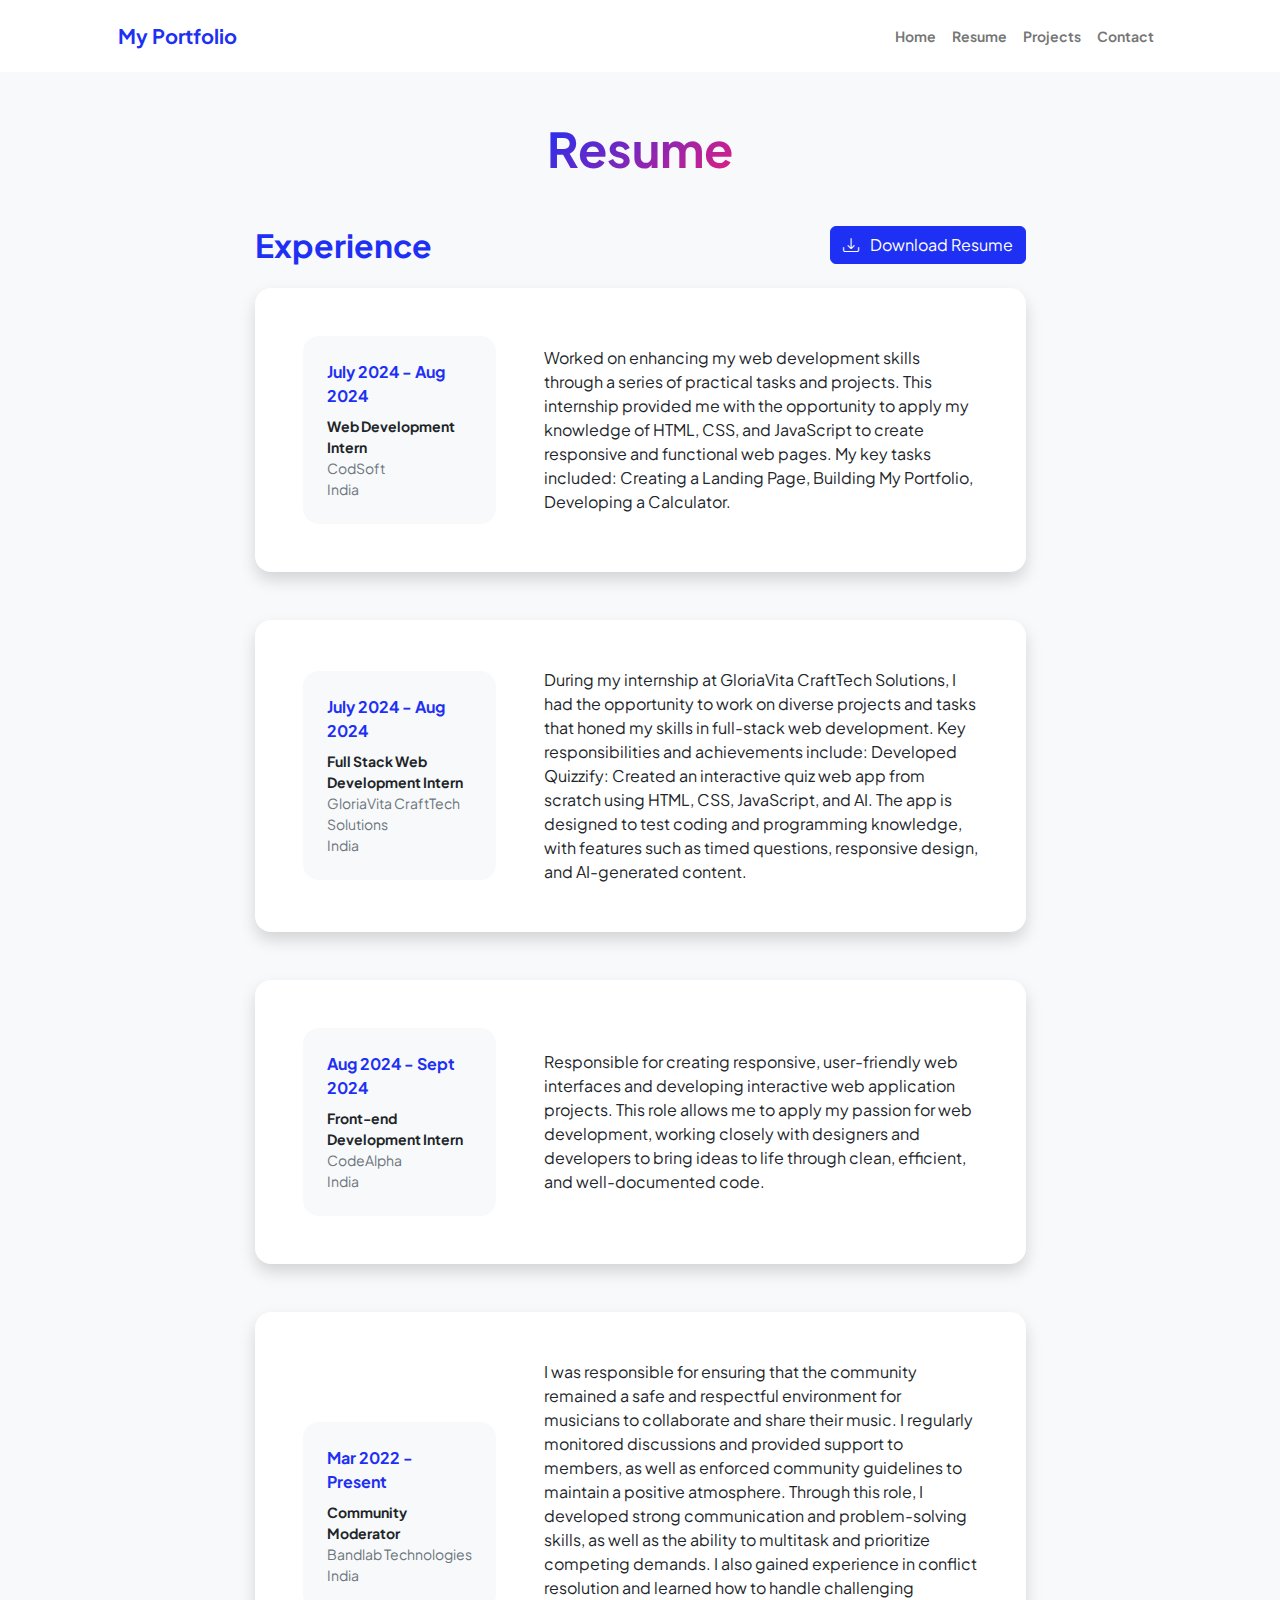
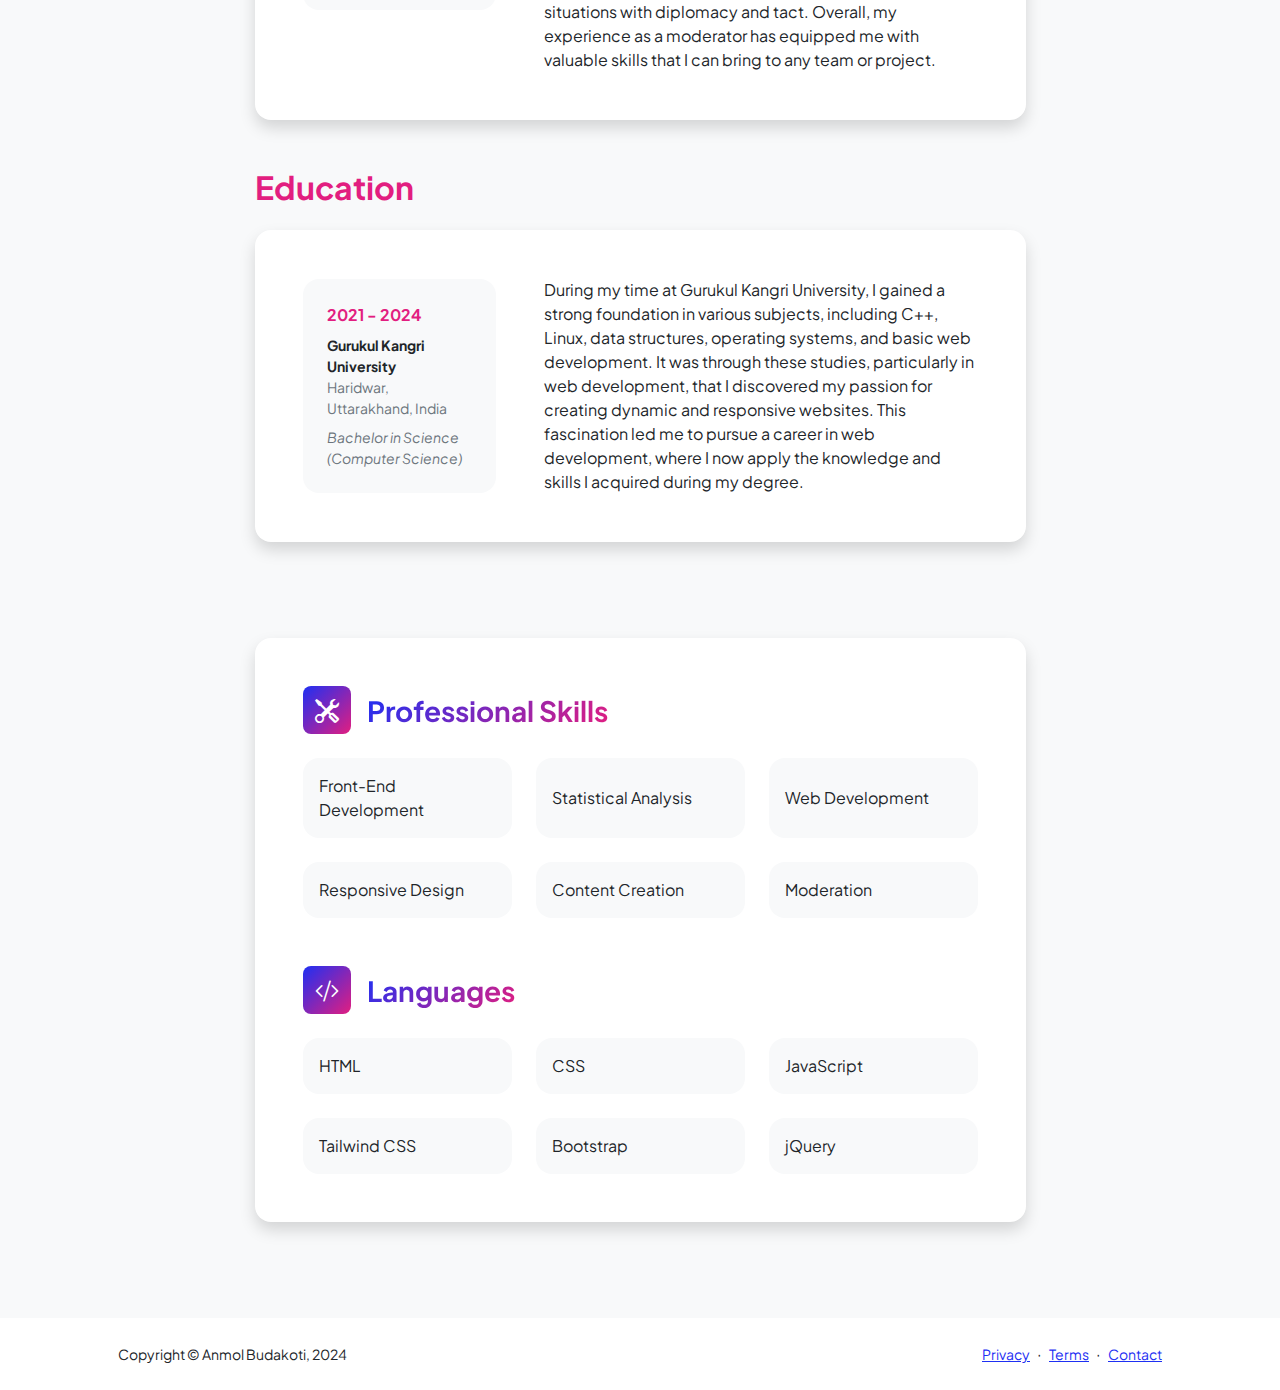
<file: resume.html>
<!DOCTYPE html>
<html lang="en">
    <head>
        <meta charset="utf-8" />
        <meta name="viewport" content="width=device-width, initial-scale=1, shrink-to-fit=no" />
        <meta name="description" content="" />
        <meta name="author" content="" />
        <title>Portfolio - Anmol Budakoti</title>
        <!-- Favicon-->
        <link rel="icon" type="image/x-icon" href="assets/favicon.ico" />
        <!-- Custom Google font-->
        <link rel="preconnect" href="https://fonts.googleapis.com" />
        <link rel="preconnect" href="https://fonts.gstatic.com" crossorigin />
        <link href="https://fonts.googleapis.com/css2?family=Plus+Jakarta+Sans:wght@100;200;300;400;500;600;700;800;900&amp;display=swap" rel="stylesheet" />
        <!-- Bootstrap icons-->
        <link href="https://cdn.jsdelivr.net/npm/bootstrap-icons@1.8.1/font/bootstrap-icons.css" rel="stylesheet" />
        <!-- Core theme CSS (includes Bootstrap)-->
        <link href="css/styles.css" rel="stylesheet" />
    </head>
    <body class="d-flex flex-column h-100 bg-light">
        <main class="flex-shrink-0">
            <!-- Navigation-->
            <nav class="navbar navbar-expand-lg navbar-light bg-white py-3">
                <div class="container px-5">
                    <a class="navbar-brand" href="index.html"><span class="fw-bolder text-primary">My Portfolio</span></a>
                    <button class="navbar-toggler" type="button" data-bs-toggle="collapse" data-bs-target="#navbarSupportedContent" aria-controls="navbarSupportedContent" aria-expanded="false" aria-label="Toggle navigation"><span class="navbar-toggler-icon"></span></button>
                    <div class="collapse navbar-collapse" id="navbarSupportedContent">
                        <ul class="navbar-nav ms-auto mb-2 mb-lg-0 small fw-bolder">
                            <li class="nav-item"><a class="nav-link" href="index.html">Home</a></li>
                            <li class="nav-item"><a class="nav-link" href="resume.html">Resume</a></li>
                            <li class="nav-item"><a class="nav-link" href="projects.html">Projects</a></li>
                            <li class="nav-item"><a class="nav-link" href="contact.html">Contact</a></li>
                        </ul>
                    </div>
                </div>
            </nav>
            <!-- Page Content-->
            <div class="container px-5 my-5">
                <div class="text-center mb-5">
                    <h1 class="display-5 fw-bolder mb-0"><span class="text-gradient d-inline">Resume</span></h1>
                </div>
                <div class="row gx-5 justify-content-center">
                    <div class="col-lg-11 col-xl-9 col-xxl-8">
                        <!-- Experience Section-->
                        <section>
                            <div class="d-flex align-items-center justify-content-between mb-4 down">
                                <h2 class="text-primary fw-bolder mb-0">Experience</h2>
                                <!-- Download resume button-->
                                <!-- Note: Set the link href target to a PDF file within your project-->
                                <a class="btn btn-primary dLoad" href="/startbootstrap-personal-gh-pages/assets/Document from ~.pdf">
                                    <div class="d-inline-block bi bi-download me-2 dicon"></div>
                                    Download Resume
                                </a>
                            </div>
                            <!-- Experience Card 1-->
                            <div class="card shadow border-0 rounded-4 mb-5">
                                <div class="card-body p-5">
                                    <div class="row align-items-center gx-5">
                                        <div class="col text-center text-lg-start mb-4 mb-lg-0">
                                            <div class="bg-light p-4 rounded-4">
                                                <div class="text-primary fw-bolder mb-2"> July 2024 - Aug 2024</div>
                                                <div class="small fw-bolder">Web Development Intern</div>
                                                <div class="small text-muted">CodSoft</div>
                                                <div class="small text-muted">India</div>
                                            </div>
                                        </div>
                                        <div class="col-lg-8"><div>Worked on enhancing my web development skills through a series of practical tasks and projects. This internship provided me with the opportunity to apply my knowledge of HTML, CSS, and JavaScript to create responsive and functional web pages. My key tasks included: Creating a Landing Page, Building My Portfolio, Developing a Calculator.
                                            </div></div>
                                    </div>
                                </div>
                            </div>
                            <!-- Experience Card 2-->
                            <div class="card shadow border-0 rounded-4 mb-5">
                                <div class="card-body p-5">
                                    <div class="row align-items-center gx-5">
                                        <div class="col text-center text-lg-start mb-4 mb-lg-0">
                                            <div class="bg-light p-4 rounded-4">
                                                <div class="text-primary fw-bolder mb-2">July 2024 - Aug 2024</div>
                                                <div class="small fw-bolder">Full Stack Web Development Intern</div>
                                                <div class="small text-muted">GloriaVita CraftTech Solutions</div>
                                                <div class="small text-muted">India</div>
                                            </div>
                                        </div>
                                        <div class="col-lg-8"><div>During my internship at GloriaVita CraftTech Solutions, I had the opportunity to work on diverse projects and tasks that honed my skills in full-stack web development. Key responsibilities and achievements include:
                                            Developed Quizzify: Created an interactive quiz web app from scratch using HTML, CSS, JavaScript, and AI. The app is designed to test coding and programming knowledge, with features such as timed questions, responsive design, and AI-generated content.</div></div>
                                    </div>
                                </div>
                            </div>
                            <!-- Experience Card 3-->
                            <div class="card shadow border-0 rounded-4 mb-5">
                                <div class="card-body p-5">
                                    <div class="row align-items-center gx-5">
                                        <div class="col text-center text-lg-start mb-4 mb-lg-0">
                                            <div class="bg-light p-4 rounded-4">
                                                <div class="text-primary fw-bolder mb-2">Aug 2024 - Sept 2024</div>
                                                <div class="small fw-bolder">Front-end Development Intern</div>
                                                <div class="small text-muted">CodeAlpha</div>
                                                <div class="small text-muted">India</div>
                                            </div>
                                        </div>
                                        <div class="col-lg-8"><div>Responsible for creating responsive, user-friendly web interfaces and developing interactive web application projects. This role allows me to apply my passion for web development, working closely with designers and developers to bring ideas to life through clean, efficient, and well-documented code.</div></div>
                                    </div>
                                </div>
                            </div>
                            <!-- Experience Card 4-->
                            <div class="card shadow border-0 rounded-4 mb-5">
                                <div class="card-body p-5">
                                    <div class="row align-items-center gx-5">
                                        <div class="col text-center text-lg-start mb-4 mb-lg-0">
                                            <div class="bg-light p-4 rounded-4">
                                                <div class="text-primary fw-bolder mb-2">Mar 2022 - Present</div>
                                                <div class="small fw-bolder">Community Moderator</div>
                                                <div class="small text-muted">Bandlab Technologies</div>
                                                <div class="small text-muted">India</div>
                                            </div>
                                        </div>
                                        <div class="col-lg-8"><div>I was responsible for ensuring that the community remained a safe and respectful environment for musicians to collaborate and share their music. I regularly monitored discussions and provided support to members, as well as enforced community guidelines to maintain a positive atmosphere. Through this role, I developed strong communication and problem-solving skills, as well as the ability to multitask and prioritize competing demands. I also gained experience in conflict resolution and learned how to handle challenging situations with diplomacy and tact. Overall, my experience as a moderator has equipped me with valuable skills that I can bring to any team or project.</div></div>
                                    </div>
                                </div>
                            </div>
                        </section>
                        <!-- Education Section-->
                        <section>
                            <h2 class="text-secondary fw-bolder mb-4">Education</h2>
                            <!-- Education Card 1-->
                            <div class="card shadow border-0 rounded-4 mb-5">
                                <div class="card-body p-5">
                                    <div class="row align-items-center gx-5">
                                        <div class="col text-center text-lg-start mb-4 mb-lg-0">
                                            <div class="bg-light p-4 rounded-4">
                                                <div class="text-secondary fw-bolder mb-2">2021 - 2024</div>
                                                <div class="mb-2">
                                                    <div class="small fw-bolder">Gurukul Kangri University</div>
                                                    <div class="small text-muted">Haridwar, Uttarakhand, India</div>
                                                </div>
                                                <div class="fst-italic">
                                                    <div class="small text-muted">Bachelor in Science</div>
                                                    <div class="small text-muted">(Computer Science)</div>
                                                </div>
                                            </div>
                                        </div>
                                        <div class="col-lg-8"><div>During my time at Gurukul Kangri University, I gained a strong foundation in various subjects, including C++, Linux, data structures, operating systems, and basic web development. It was through these studies, particularly in web development, that I discovered my passion for creating dynamic and responsive websites. This fascination led me to pursue a career in web development, where I now apply the knowledge and skills I acquired during my degree.</div></div>
                                    </div>
                                </div>
                            </div>
                        </section>
                        <!-- Divider-->
                        <div class="pb-5"></div>
                        <!-- Skills Section-->
                        <section>
                            <!-- Skillset Card-->
                            <div class="card shadow border-0 rounded-4 mb-5">
                                <div class="card-body p-5">
                                    <!-- Professional skills list-->
                                    <div class="mb-5">
                                        <div class="d-flex align-items-center mb-4">
                                            <div class="feature bg-primary bg-gradient-primary-to-secondary text-white rounded-3 me-3"><i class="bi bi-tools"></i></div>
                                            <h3 class="fw-bolder mb-0"><span class="text-gradient d-inline">Professional Skills</span></h3>
                                        </div>
                                        <div class="row row-cols-1 row-cols-md-3 mb-4">
                                            <div class="col mb-4 mb-md-0"><div class="d-flex align-items-center bg-light rounded-4 p-3 h-100">Front-End Development</div></div>
                                            <div class="col mb-4 mb-md-0"><div class="d-flex align-items-center bg-light rounded-4 p-3 h-100">Statistical Analysis</div></div>
                                            <div class="col"><div class="d-flex align-items-center bg-light rounded-4 p-3 h-100">Web Development</div></div>
                                        </div>
                                        <div class="row row-cols-1 row-cols-md-3">
                                            <div class="col mb-4 mb-md-0"><div class="d-flex align-items-center bg-light rounded-4 p-3 h-100">Responsive Design</div></div>
                                            <div class="col mb-4 mb-md-0"><div class="d-flex align-items-center bg-light rounded-4 p-3 h-100">Content Creation</div></div>
                                            <div class="col"><div class="d-flex align-items-center bg-light rounded-4 p-3 h-100">Moderation</div></div>
                                        </div>
                                    </div>
                                    <!-- Languages list-->
                                    <div class="mb-0">
                                        <div class="d-flex align-items-center mb-4">
                                            <div class="feature bg-primary bg-gradient-primary-to-secondary text-white rounded-3 me-3"><i class="bi bi-code-slash"></i></div>
                                            <h3 class="fw-bolder mb-0"><span class="text-gradient d-inline">Languages</span></h3>
                                        </div>
                                        <div class="row row-cols-1 row-cols-md-3 mb-4">
                                            <div class="col mb-4 mb-md-0"><div class="d-flex align-items-center bg-light rounded-4 p-3 h-100">HTML</div></div>
                                            <div class="col mb-4 mb-md-0"><div class="d-flex align-items-center bg-light rounded-4 p-3 h-100">CSS</div></div>
                                            <div class="col"><div class="d-flex align-items-center bg-light rounded-4 p-3 h-100">JavaScript</div></div>
                                        </div>
                                        <div class="row row-cols-1 row-cols-md-3">
                                            <div class="col mb-4 mb-md-0"><div class="d-flex align-items-center bg-light rounded-4 p-3 h-100">Tailwind CSS</div></div>
                                            <div class="col mb-4 mb-md-0"><div class="d-flex align-items-center bg-light rounded-4 p-3 h-100">Bootstrap</div></div>
                                            <div class="col"><div class="d-flex align-items-center bg-light rounded-4 p-3 h-100">jQuery</div></div>
                                        </div>
                                    </div>
                                </div>
                            </div>
                        </section>
                    </div>
                </div>
            </div>
        </main>
        <!-- Footer-->
        <footer class="bg-white py-4 mt-auto">
            <div class="container px-5">
                <div class="row align-items-center justify-content-between flex-column flex-sm-row">
                    <div class="col-auto"><div class="small m-0">Copyright &copy; Anmol Budakoti, 2024</div></div>
                    <div class="col-auto">
                        <a class="small" href="#!">Privacy</a>
                        <span class="mx-1">&middot;</span>
                        <a class="small" href="#!">Terms</a>
                        <span class="mx-1">&middot;</span>
                        <a class="small" href="#!">Contact</a>
                    </div>
                </div>
            </div>
        </footer>
        <!-- Bootstrap core JS-->
        <script src="https://cdn.jsdelivr.net/npm/bootstrap@5.2.3/dist/js/bootstrap.bundle.min.js"></script>
        <!-- Core theme JS-->
        <script src="js/scripts.js"></script>
    </body>
</html>
</file>
